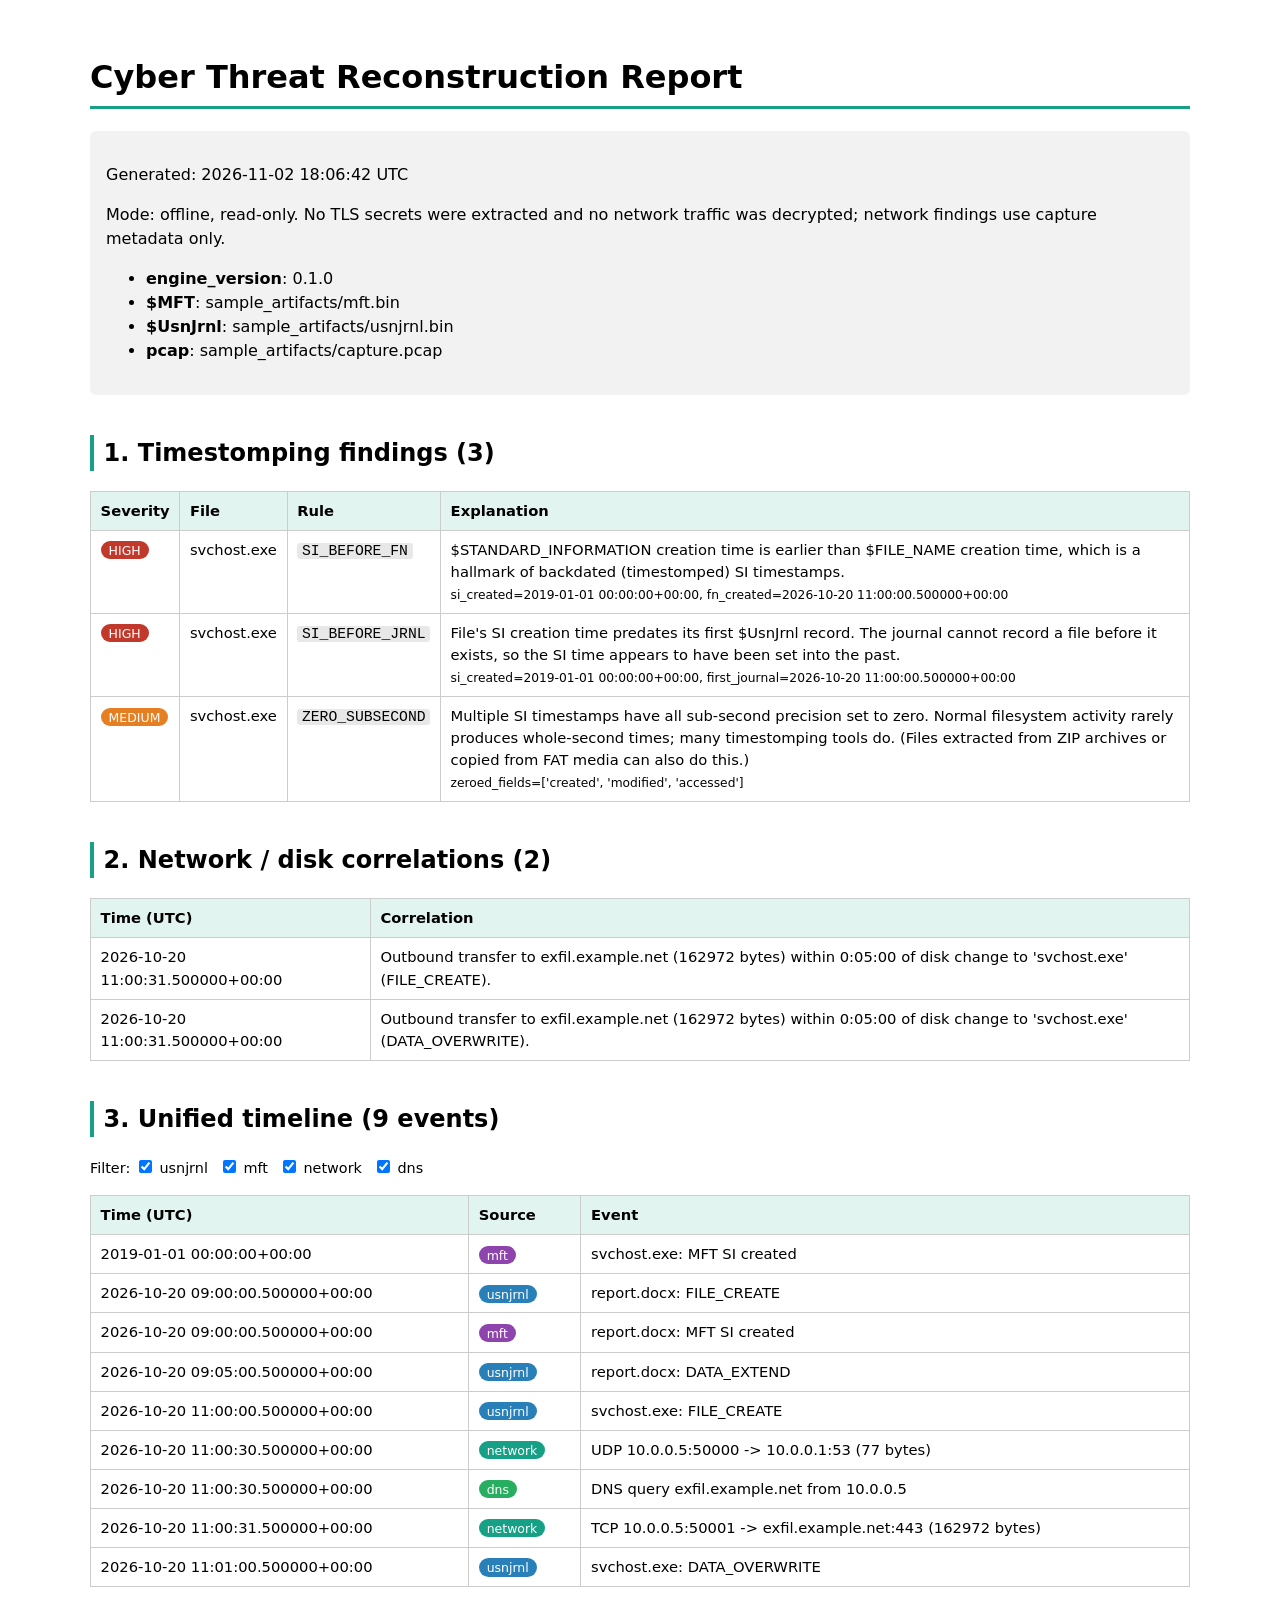
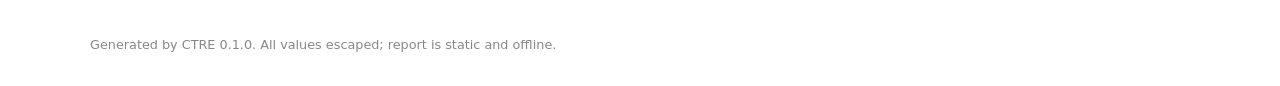
<file: report/ctre-report.html>
<!doctype html>
<html lang="en"><head><meta charset="utf-8">
<meta name="viewport" content="width=device-width, initial-scale=1">
<title>CTRE Threat Reconstruction Report</title>
<style>
 :root { color-scheme: light dark; }
 body { font-family: system-ui, sans-serif; margin: 0; padding: 2rem;
        line-height: 1.5; max-width: 1100px; margin: 0 auto; }
 h1 { border-bottom: 3px solid #16a085; padding-bottom: .3rem; }
 h2 { margin-top: 2.5rem; border-left: 4px solid #16a085; padding-left: .6rem; }
 table { border-collapse: collapse; width: 100%; margin-top: 1rem;
          font-size: .92rem; }
 th, td { border: 1px solid #ccc; padding: .5rem .6rem; text-align: left;
           vertical-align: top; }
 th { background: rgba(22,160,133,.12); }
 code { background: rgba(127,127,127,.18); padding: 0 .3rem; border-radius: 3px; }
 .badge, .tag { color: #fff; padding: .1rem .5rem; border-radius: 10px;
                 font-size: .78rem; white-space: nowrap; }
 .ok { color: #16a085; font-weight: 600; }
 .filters { margin-top: 1rem; font-size: .9rem; }
 .filters label { margin-right: .4rem; }
 .meta { background: rgba(127,127,127,.1); padding: 1rem; border-radius: 6px; }
 footer { margin-top: 3rem; font-size: .8rem; color: #888; }
</style></head><body>
<h1>Cyber Threat Reconstruction Report</h1>
<div class="meta">
 <p>Generated: 2026-11-02 18:06:42 UTC</p>
 <p>Mode: offline, read-only. No TLS secrets were extracted and no network
    traffic was decrypted; network findings use capture metadata only.</p>
 <ul><li><b>engine_version</b>: 0.1.0</li><li><b>$MFT</b>: sample_artifacts/mft.bin</li><li><b>$UsnJrnl</b>: sample_artifacts/usnjrnl.bin</li><li><b>pcap</b>: sample_artifacts/capture.pcap</li></ul>
</div>

<h2>1. Timestomping findings (3)</h2>
<table><thead><tr><th>Severity</th><th>File</th><th>Rule</th><th>Explanation</th></tr></thead><tbody><tr><td><span class='badge' style='background:#c0392b'>HIGH</span></td><td>svchost.exe</td><td><code>SI_BEFORE_FN</code></td><td>$STANDARD_INFORMATION creation time is earlier than $FILE_NAME creation time, which is a hallmark of backdated (timestomped) SI timestamps.<br><small>si_created=2019-01-01 00:00:00+00:00, fn_created=2026-10-20 11:00:00.500000+00:00</small></td></tr><tr><td><span class='badge' style='background:#c0392b'>HIGH</span></td><td>svchost.exe</td><td><code>SI_BEFORE_JRNL</code></td><td>File&#x27;s SI creation time predates its first $UsnJrnl record. The journal cannot record a file before it exists, so the SI time appears to have been set into the past.<br><small>si_created=2019-01-01 00:00:00+00:00, first_journal=2026-10-20 11:00:00.500000+00:00</small></td></tr><tr><td><span class='badge' style='background:#e67e22'>MEDIUM</span></td><td>svchost.exe</td><td><code>ZERO_SUBSECOND</code></td><td>Multiple SI timestamps have all sub-second precision set to zero. Normal filesystem activity rarely produces whole-second times; many timestomping tools do. (Files extracted from ZIP archives or copied from FAT media can also do this.)<br><small>zeroed_fields=[&#x27;created&#x27;, &#x27;modified&#x27;, &#x27;accessed&#x27;]</small></td></tr></tbody></table>

<h2>2. Network / disk correlations (2)</h2>
<table><thead><tr><th>Time (UTC)</th><th>Correlation</th></tr></thead><tbody><tr><td>2026-10-20 11:00:31.500000+00:00</td><td>Outbound transfer to exfil.example.net (162972 bytes) within 0:05:00 of disk change to &#x27;svchost.exe&#x27; (FILE_CREATE).</td></tr><tr><td>2026-10-20 11:00:31.500000+00:00</td><td>Outbound transfer to exfil.example.net (162972 bytes) within 0:05:00 of disk change to &#x27;svchost.exe&#x27; (DATA_OVERWRITE).</td></tr></tbody></table>

<h2>3. Unified timeline (9 events)</h2>
<div class='filters'>Filter: <label><input type='checkbox' checked data-src='usnjrnl'> usnjrnl</label> <label><input type='checkbox' checked data-src='mft'> mft</label> <label><input type='checkbox' checked data-src='network'> network</label> <label><input type='checkbox' checked data-src='dns'> dns</label> </div><table><thead><tr><th>Time (UTC)</th><th>Source</th><th>Event</th></tr></thead><tbody><tr data-source='mft'><td>2019-01-01 00:00:00+00:00</td><td><span class='tag' style='background:#8e44ad'>mft</span></td><td>svchost.exe: MFT SI created</td></tr><tr data-source='usnjrnl'><td>2026-10-20 09:00:00.500000+00:00</td><td><span class='tag' style='background:#2980b9'>usnjrnl</span></td><td>report.docx: FILE_CREATE</td></tr><tr data-source='mft'><td>2026-10-20 09:00:00.500000+00:00</td><td><span class='tag' style='background:#8e44ad'>mft</span></td><td>report.docx: MFT SI created</td></tr><tr data-source='usnjrnl'><td>2026-10-20 09:05:00.500000+00:00</td><td><span class='tag' style='background:#2980b9'>usnjrnl</span></td><td>report.docx: DATA_EXTEND</td></tr><tr data-source='usnjrnl'><td>2026-10-20 11:00:00.500000+00:00</td><td><span class='tag' style='background:#2980b9'>usnjrnl</span></td><td>svchost.exe: FILE_CREATE</td></tr><tr data-source='network'><td>2026-10-20 11:00:30.500000+00:00</td><td><span class='tag' style='background:#16a085'>network</span></td><td>UDP 10.0.0.5:50000 -&gt; 10.0.0.1:53 (77 bytes)</td></tr><tr data-source='dns'><td>2026-10-20 11:00:30.500000+00:00</td><td><span class='tag' style='background:#27ae60'>dns</span></td><td>DNS query exfil.example.net from 10.0.0.5</td></tr><tr data-source='network'><td>2026-10-20 11:00:31.500000+00:00</td><td><span class='tag' style='background:#16a085'>network</span></td><td>TCP 10.0.0.5:50001 -&gt; exfil.example.net:443 (162972 bytes)</td></tr><tr data-source='usnjrnl'><td>2026-10-20 11:01:00.500000+00:00</td><td><span class='tag' style='background:#2980b9'>usnjrnl</span></td><td>svchost.exe: DATA_OVERWRITE</td></tr></tbody></table>
<script>
document.querySelectorAll('.filters input').forEach(cb => {
  cb.addEventListener('change', () => {
    const src = cb.dataset.src;
    const show = cb.checked;
    document.querySelectorAll('tr[data-source="' + src + '"]').forEach(r => {
      r.style.display = show ? '' : 'none';
    });
  });
});
</script>


<footer>Generated by CTRE 0.1.0.
 All values escaped; report is static and offline.</footer>
</body></html>
</file>
